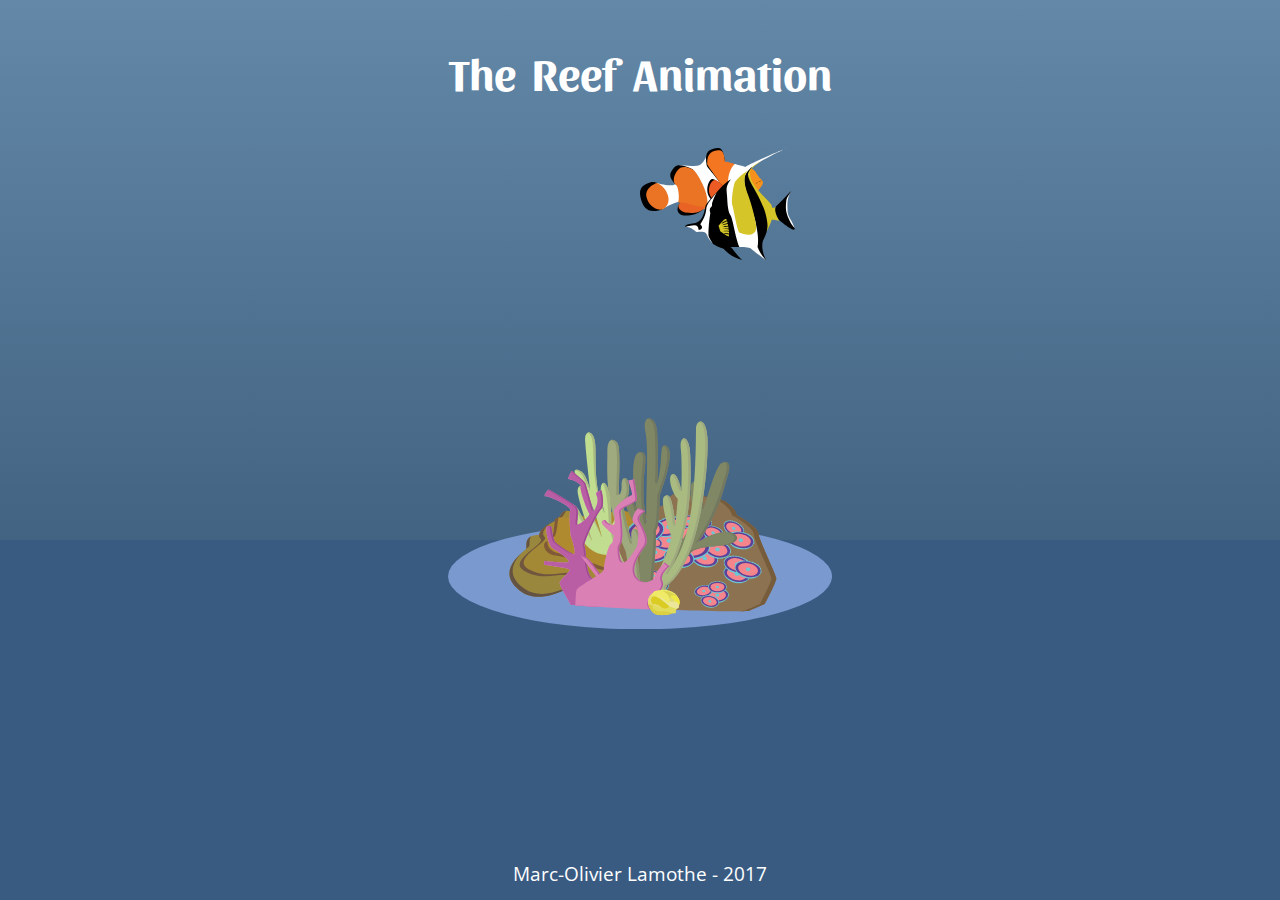
<file: index.html>
<!doctype html>

<html lang="en">
<head>
  <meta charset="utf-8">

  <title>Reef Animation</title>
  <meta name="description" content="The Reefer Cheat Sheet">
  <meta name="author" content="Marc-Olivier Lamothe">
  <meta name="viewport" content="width=device-width, initial-scale=1.0">
  <link rel="stylesheet" href="css/style.css">
  <link href="https://fonts.googleapis.com/css?family=Open+Sans:400,700|Sansita:400,700" rel="stylesheet">
</head>

<body id="bodyindex">

	<div id="wrapper">
		<header id="headerIndex">
		<h1>The Reef Animation</h1>
		<!--
		<a href="page/equipment.html" class="txtMenu">List of equipment</a>
		<a href="page/doanddonot.html" class="txtMenu">Do and Do not</a>
		<a href="page/history.html" class="txtMenu">History of Reefing in N-A</a>
		<a href="#" id="linkMenu" onclick="openNav()"><img src="img/menu.png" alt="icone menu" id="imgMenuAccueil"></a>

		<div id="menuMobile">
			<a href="#" onclick="closeNav()"><img src="img/escapeMenu.png" id="escapeMenu" alt="fermer menu"></a>

			<a href="#" class="aListMenu" id="firstItemMenuMobile" class="itemMenuMobile"><img src="img/home.png" alt="get back to home page"></a>
			<img src="img/lineMenu.png" alt="separation">

			<a href="page/equipment.html" class="aListMenu" class="itemMenuMobile">List of equipment</a>
			<img src="img/lineMenu.png" alt="separation">

			<a href="page/doanddonot.html" class="aListMenu" class="itemMenuMobile">Do and Do not</a>
			<img src="img/lineMenu.png" alt="separation">
			
			<a href="page/history.html" class="aListMenu" class="itemMenuMobile">History of Reefing in N-A</a>
			<img src="img/lineMenu.png" alt="separation">

		</div>
		-->
		</header>

		<div id="bubbles_left">
			<img src="img/bubble.svg" class="bubble1 bubble">
			<img src="img/bubble.svg" class="bubble2 bubble">
			<img src="img/bubble.svg" class="bubble3 bubble">
			<img src="img/bubble.svg" class="bubble4 bubble">
			<img src="img/bubble.svg" class="bubble5 bubble">
			<img src="img/bubble.svg" class="bubble6 bubble">
			<img src="img/bubble.svg" class="bubble7 bubble">
			<img src="img/bubble.svg" class="bubble8 bubble">
		</div>

		<div id="corals_mid">
			<img src="img/clownfish.svg" alt="clownfish illustration" id="imgClownfish" />
			<img src="img/corals.svg" alt="corals illustration" id="imgCorals" />
			<img src="img/angelfish.svg" alt="angelfish illustration" id="imgAngelfish" />
		</div>

		<div id="bubbles_right">
			<img src="img/bubble.svg" class="bubble9 bubble">
			<img src="img/bubble.svg" class="bubble10 bubble">
			<img src="img/bubble.svg" class="bubble11 bubble">
			<img src="img/bubble.svg" class="bubble12 bubble">
			<img src="img/bubble.svg" class="bubble13 bubble">
			<img src="img/bubble.svg" class="bubble14 bubble">
			<img src="img/bubble.svg" class="bubble15 bubble">
			<img src="img/bubble.svg" class="bubble16 bubble">
		</div>
		</div>
		<div id="bgBlueGround">
		</div>
		<footer>
			<p>Marc-Olivier Lamothe - 2017</p>
		</footer>










<script>
function openNav() {
    document.getElementById("menuMobile").style.left = "0";
}

function closeNav() {
    document.getElementById("menuMobile").style.left = "-300px";
}
</script>
     






</body>
</html>
</file>
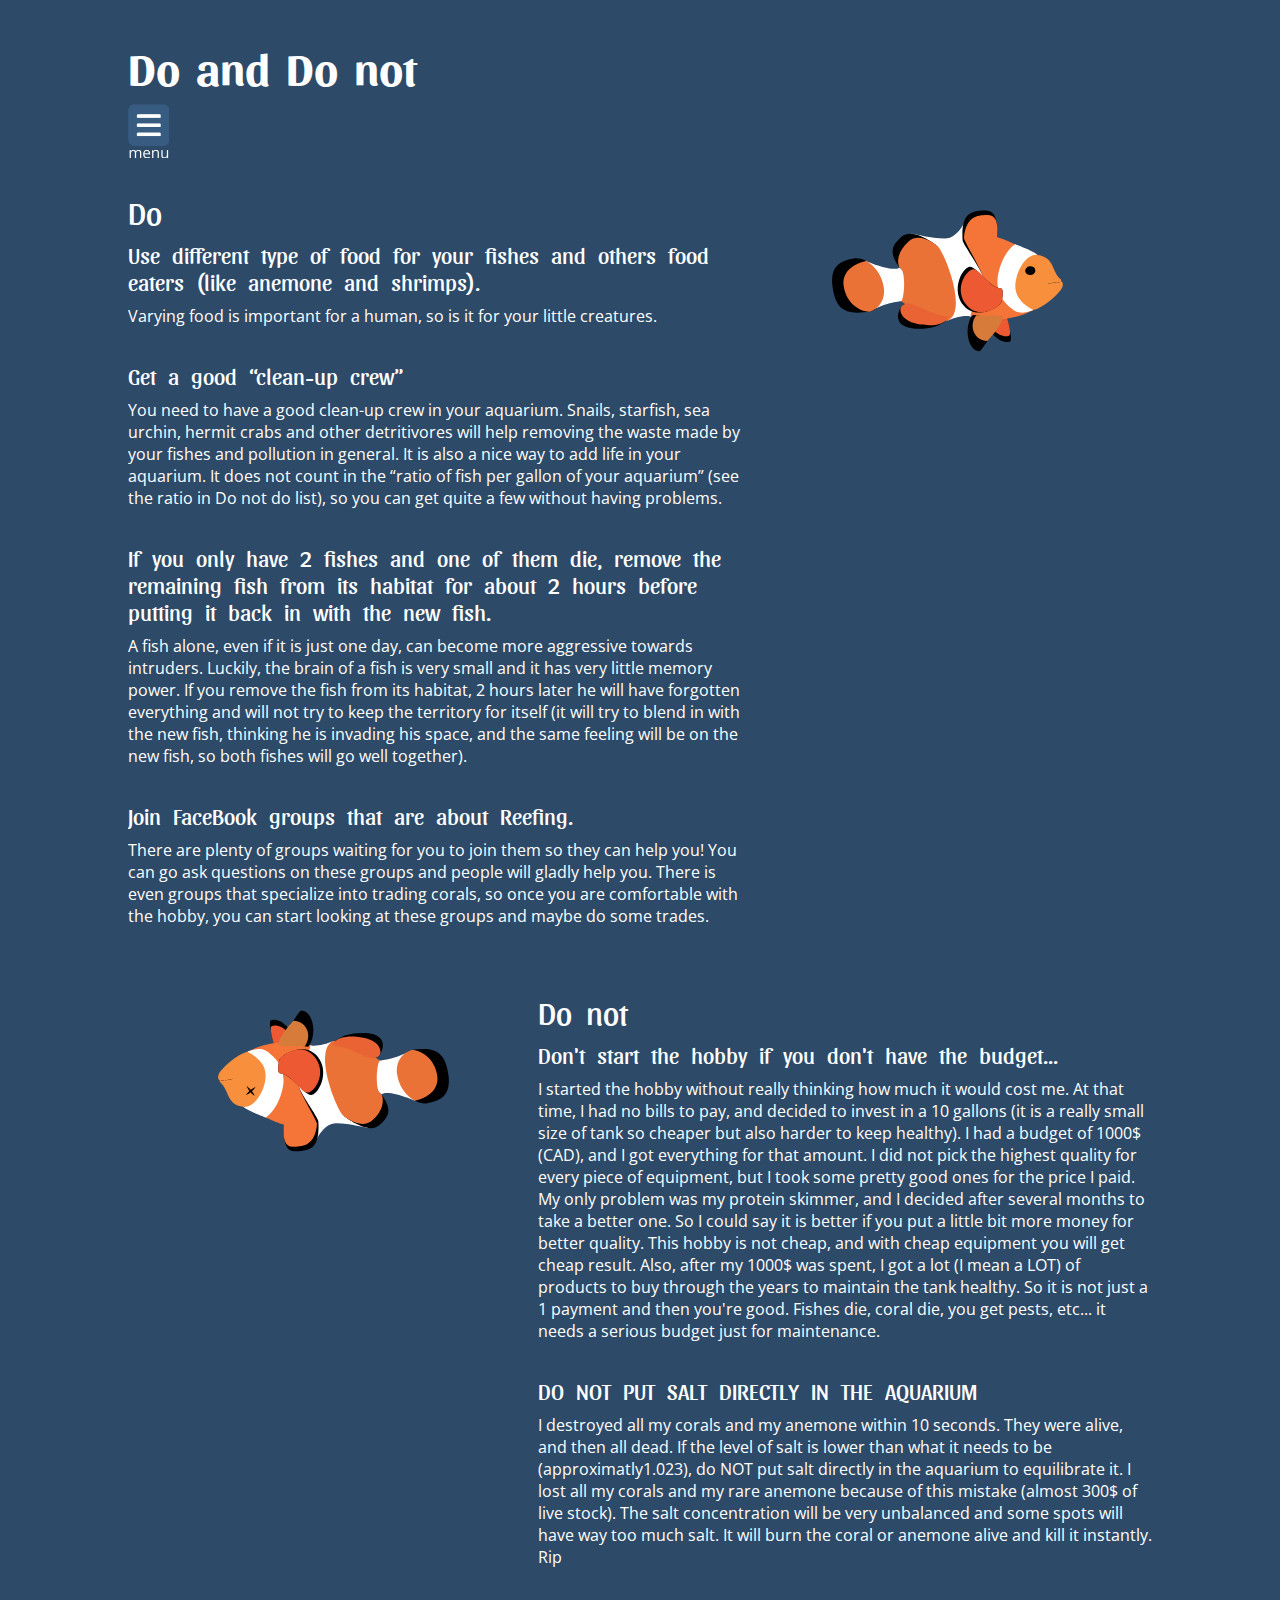
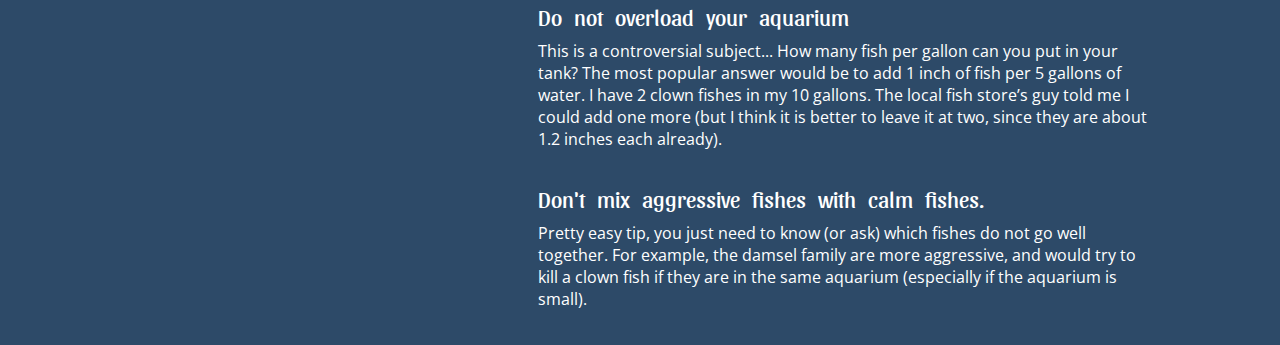
<file: page/doanddonot.html>
<!doctype html>

<html lang="en">
<head>
  <meta charset="utf-8">

  <title>The Reefer Cheat Sheet</title>
  <meta name="description" content="The Reefer Cheat Sheet">
  <meta name="author" content="Marc-Olivier Lamothe">
  <meta name="viewport" content="width=device-width, initial-scale=1.0">

  <link rel="stylesheet" href="../css/style.css">
  <link href="https://fonts.googleapis.com/css?family=Open+Sans:400,700|Sansita:400,700" rel="stylesheet">
</head>

<body>
	<div id="wrapperPage">
		<header class="headerPage">
		<h1>Do and Do not</h1>
		<a href="#" id="linkMenuPage" onclick="openNav()"><img src="../img/menu.png" alt="icone menu" id="imgMenuPage"></a>

		<div id="menuMobile">
		<a href="#" onclick="closeNav()"><img src="../img/escapeMenu.png" id="escapeMenu" alt="fermer menu"></a>

			<a href="../index.html" class="aListMenu" id="firstItemMenuMobile" class="itemMenuMobile"><img src="../img/home.png" alt="get back to home page"></a>
			<img src="../img/lineMenu.png" alt="separation">


			<a href="equipment.html" class="aListMenu" class="itemMenuMobile">List of equipment</a>
			<img src="../img/lineMenu.png" alt="separation">

			<a href="#" class="aListMenu" class="itemMenuMobile">Do and Do not</a>
			<img src="../img/lineMenu.png" alt="separation">
			
			<a href="history.html" class="aListMenu" class="itemMenuMobile">History of Reefing in N-A</a>
			<img src="../img/lineMenu.png" alt="separation">

		</div>
		</header>


		<main id="mainDoDoNot">

			<div id="divDo">
				<section id="sDo">
					<h2>Do</h2>

						<h3>Use different type of food for your fishes and others food eaters (like anemone and shrimps). </h3>
						<p>Varying food is important for a human, so is it for your little creatures.</p>

						<h3>Get a good “clean-up crew”</h3>
						<p>You need to have a good clean-up crew in your aquarium. Snails, starfish, sea urchin, hermit crabs and other detritivores will help removing the waste made by your fishes and pollution in general. It is also a nice way to add life in your aquarium. It does not count in the “ratio of fish per gallon of your aquarium” (see the ratio in Do not do list), so you can get quite a few without having problems.</p>

						<h3>If you only have 2 fishes and one of them die, remove the remaining fish from its habitat for about 2 hours before putting it back in with the new fish.</h3>
						<p>A fish alone, even if it is just one day, can become more aggressive towards intruders. Luckily, the brain of a fish is very small and it has very little memory power. If you remove the fish from its habitat, 2 hours later he will have forgotten everything and will not try to keep the territory for itself (it will try to blend in with the new fish, thinking he is invading his space, and the same feeling will be on the new fish, so both fishes will go well together).</p>

						<h3>Join FaceBook groups that are about Reefing.</h3>
						<p>There are plenty of groups waiting for you to join them so they can help you! You can go ask questions on these groups and people will gladly help you. There is even groups that specialize into trading corals, so once you are comfortable with the hobby, you can start looking at these groups and maybe do some trades.</p>

				</section>

			<aside id="asDo">
				<img src="../img/dofish.svg" class="dodonotfish" alt="healthy fish">
			</aside>

			</div>


			<div id="divDoNot">
				<section id="sDoNot">
					<h2>Do not</h2>

						<h3>Don't start the hobby if you don't have the budget...</h3>
						<p>I started the hobby without really thinking how much it would cost me. At that time, I had no bills to pay, and decided to invest in a 10 gallons (it is a really small size of tank so cheaper but also harder to keep healthy). I had a budget of 1000$ (CAD), and I got everything for that amount. I did not pick the highest quality for every piece of equipment, but I took some pretty good ones for the price I paid. My only problem was my protein skimmer, and I decided after several months to take a better one. So I could say it is better if you put a little bit more money for better quality. This hobby is not cheap, and with cheap equipment you will get cheap result. Also, after my 1000$ was spent, I got a lot (I mean a LOT) of products to buy through the years to maintain the tank healthy. So it is not just a 1 payment and then you're good. Fishes die, coral die, you get pests, etc... it needs a serious budget just for maintenance. </p>

						<h3>DO NOT PUT SALT DIRECTLY IN THE AQUARIUM</h3>
						<p>I destroyed all my corals and my anemone within 10 seconds. They were alive, and then all dead. If the level of salt is lower than what it needs to be (approximatly1.023), do NOT put salt directly in the aquarium to equilibrate it. I lost all my corals and my rare anemone because of this mistake (almost 300$ of live stock). The salt concentration will be very unbalanced and some spots will have way too much salt. It will burn the coral or anemone alive and kill it instantly. Rip</p>

						<h3>Do not overload your aquarium</h3>
						<p>This is a controversial subject... How many fish per gallon can you put in your tank? The most popular answer would be to add 1 inch of fish per 5 gallons of water. I have 2 clown fishes in my 10 gallons. The local fish store’s guy told me I could add one more (but I think it is better to leave it at two, since they are about 1.2 inches each already).</p>

						<h3>Don't mix aggressive fishes with calm fishes.</h3>
						<p>Pretty easy tip, you just need to know (or ask) which fishes do not go well together. For example, the damsel family are more aggressive, and would try to kill a clown fish if they are in the same aquarium (especially if the aquarium is small). </p>

				</section>

				<aside id="asDoNot">
					<img src="../img/donotfish.svg" class="dodonotfish" alt="dead fish">
				</aside>
			</div>
		</main>







<script>
function openNav() {
    document.getElementById("menuMobile").style.left = "0";
}

function closeNav() {
    document.getElementById("menuMobile").style.left = "-300px";
}
</script>
     






</body>
</html>
</file>
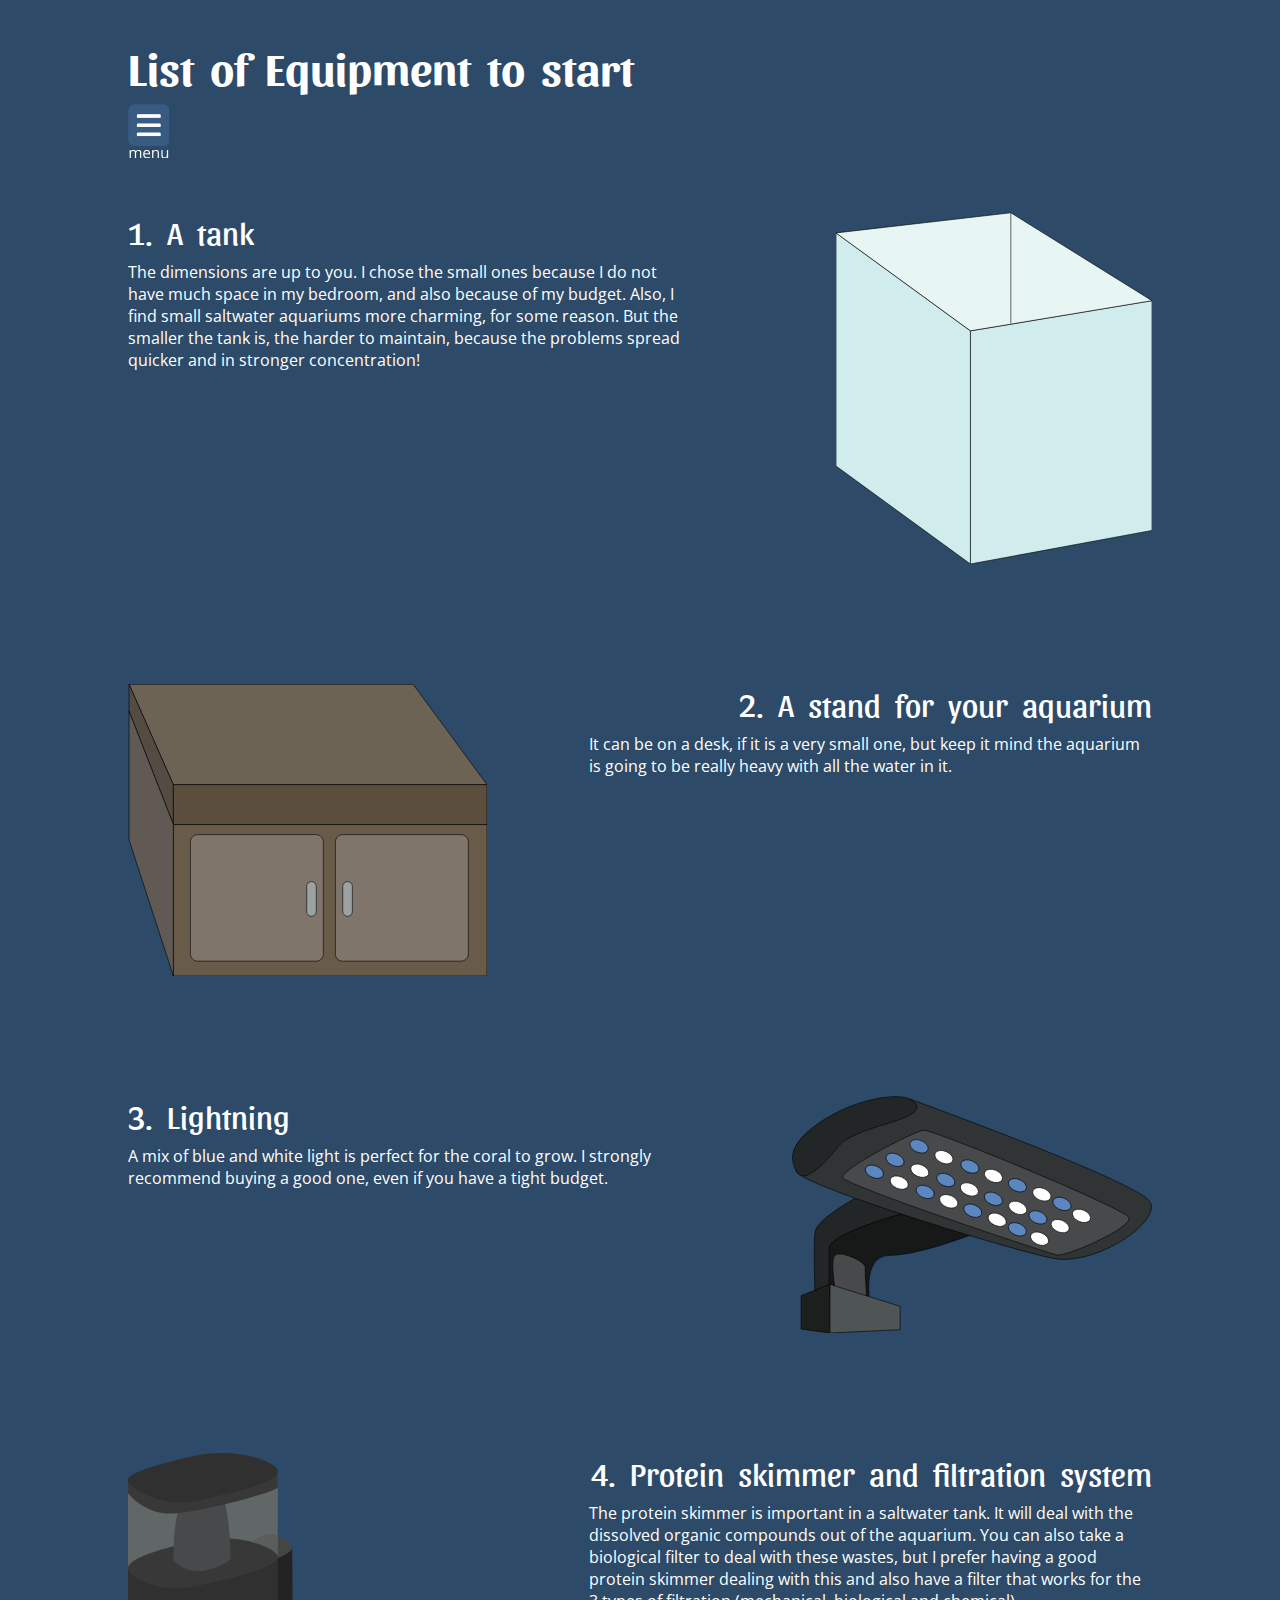
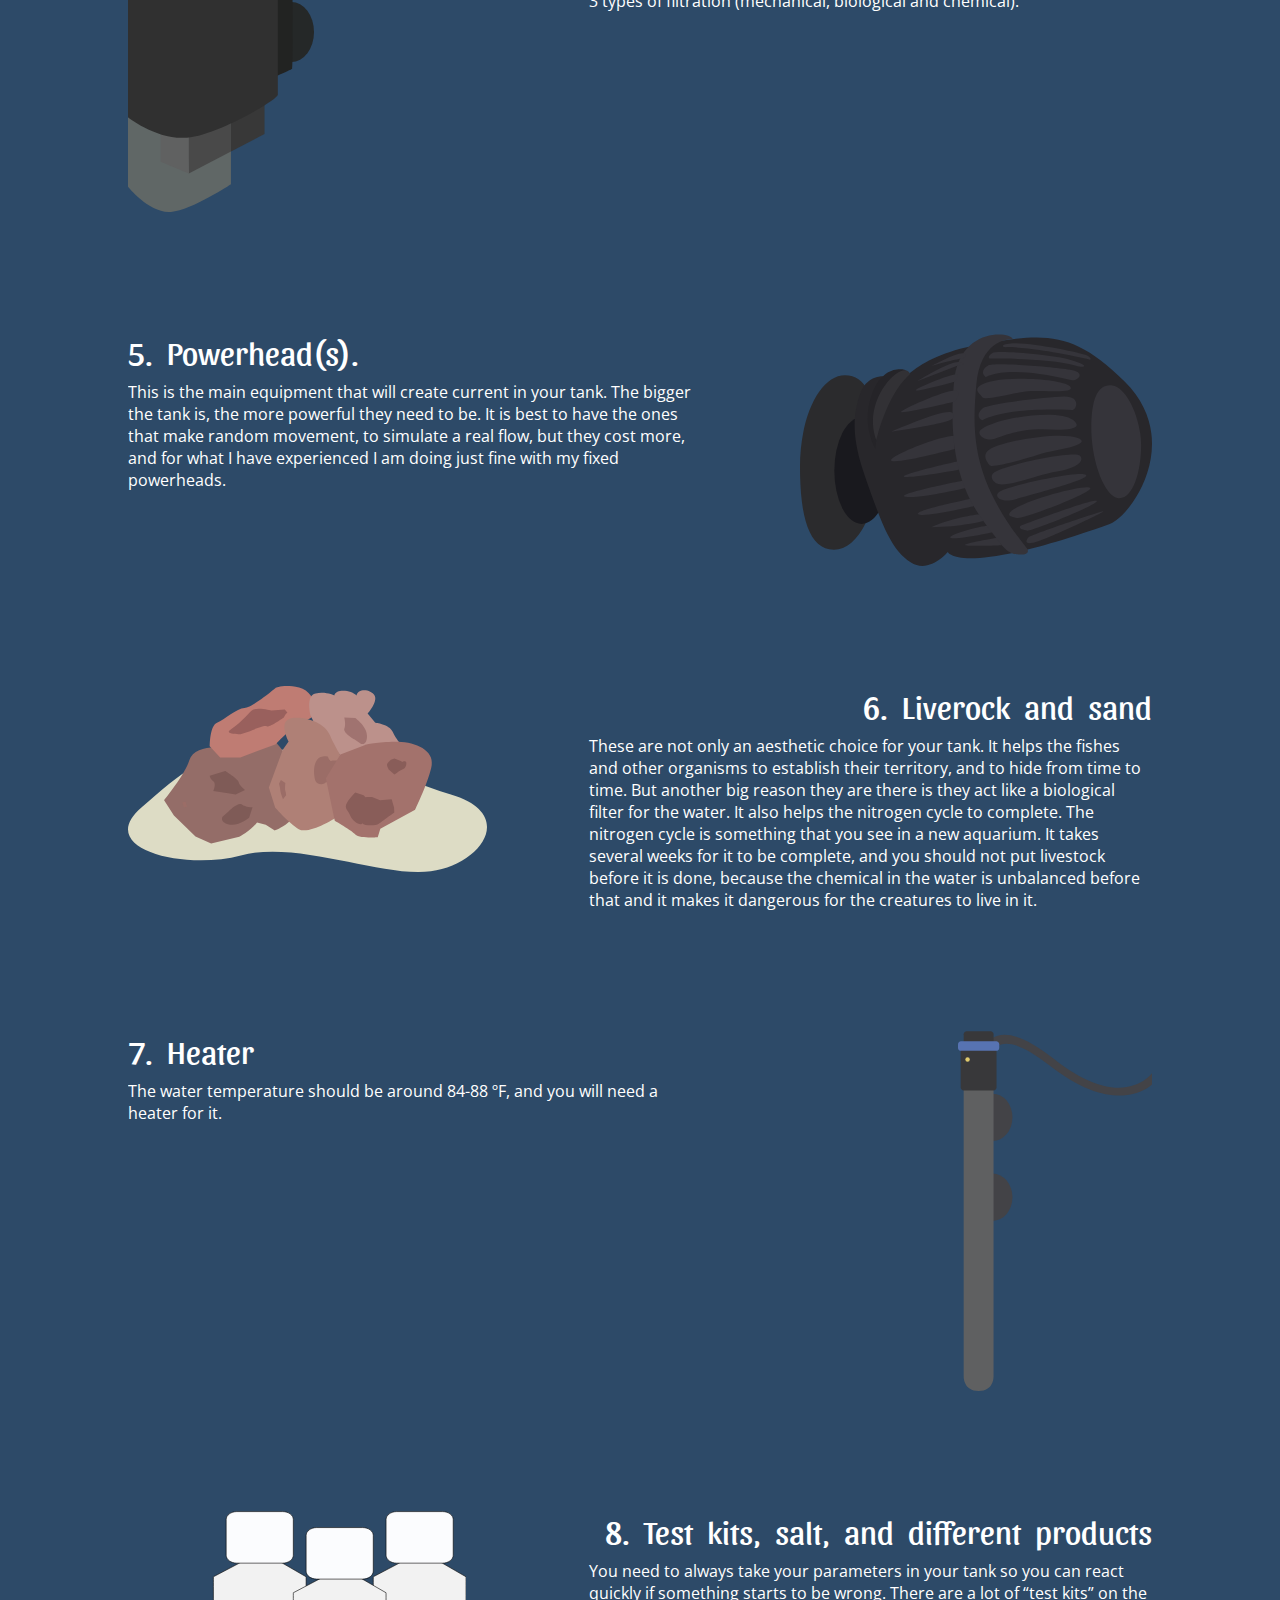
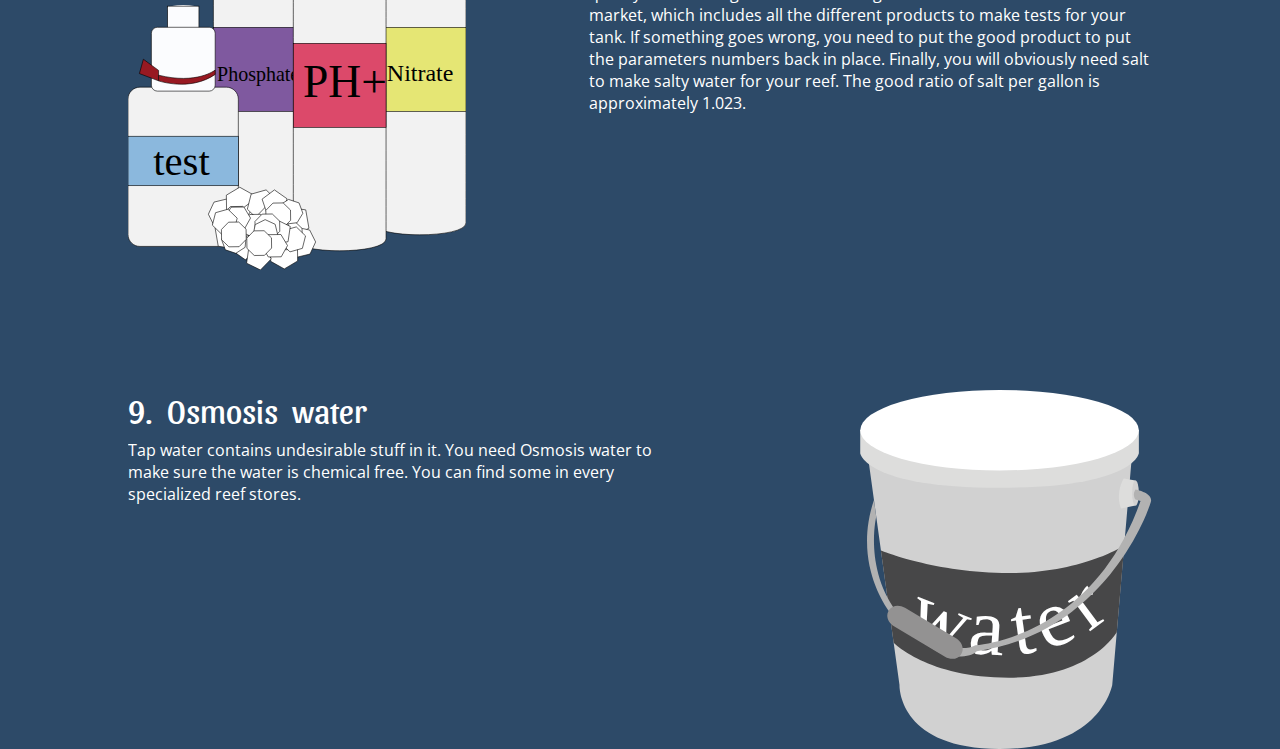
<file: page/equipment.html>
<!doctype html>

<html lang="en">
<head>
  <meta charset="utf-8">

  <title>The Reefer Cheat Sheet</title>
  <meta name="description" content="The Reefer Cheat Sheet">
  <meta name="author" content="Marc-Olivier Lamothe">
  <meta name="viewport" content="width=device-width, initial-scale=1.0">

  <link rel="stylesheet" href="../css/style.css">
  <link href="https://fonts.googleapis.com/css?family=Open+Sans:400,700|Sansita:400,700" rel="stylesheet">
</head>

<body>
	<div id="wrapperPage">
		<header class="headerPage">
		<h1>List of Equipment to start</h1>
		<a href="#" id="linkMenuPage" onclick="openNav()"><img src="../img/menu.png" alt="icone menu" id="imgMenuPage"></a>


		<div id="menuMobile">
		<a href="#" onclick="closeNav()"><img src="../img/escapeMenu.png" id="escapeMenu" alt="fermer menu"></a>

			<a href="../index.html" class="aListMenu" id="firstItemMenuMobile" class="itemMenuMobile"><img src="../img/home.png" alt="get back to home page"></a>
			<img src="../img/lineMenu.png" alt="separation">

			<a href="#" class="aListMenu" class="itemMenuMobile">List of equipment</a>
			<img src="../img/lineMenu.png" alt="separation">

			<a href="doanddonot.html" class="aListMenu" class="itemMenuMobile">Do and Do not</a>
			<img src="../img/lineMenu.png" alt="separation">
			
			<a href="history.html" class="aListMenu" class="itemMenuMobile">History of Reefing in N-A</a>
			<img src="../img/lineMenu.png" alt="separation">

		</div>
		</header>


		<main id="mainEquipment">
			<div>
				<h2 class="h2Left">1. A tank</h2>
				<img src="../img/equipment1.svg" class="imgRight" alt="tank illustration">
				<p class="pLeft">The dimensions are up to you. I chose the small ones because I do not have much space in my bedroom, and also because of my budget. Also, I find small saltwater aquariums more charming, for some reason. But the smaller the tank is, the harder to maintain, because the problems spread quicker and in stronger concentration!</p>
			</div>
			<div>
				<h2 class="h2Right">2. A stand for your aquarium</h2>
				<img src="../img/equipment2.svg" class="imgLeft" alt="stand illustration">
				<p class="pRight">It can be on a desk, if it is a very small one, but keep it mind the aquarium is going to be really heavy with all the water in it.</p>
			</div>
			<div>
				<h2 class="h2Left">3. Lightning</h2>
				<img src="../img/equipment3.svg" class="imgRight" alt="light illustration">
				<p class="pLeft">A mix of blue and white light is perfect for the coral to grow. I strongly recommend buying a good one, even if you have a tight budget.</p>
			</div>
			<div>
				<h2 class="h2Right">4. Protein skimmer and filtration system</h2>
				<img src="../img/equipment4.svg" class="imgLeft" alt="tank illustration">
				<p class="pRight">The protein skimmer is important in a saltwater tank. It will deal with the dissolved organic compounds out of the aquarium. You can also take a biological filter to deal with these wastes, but I prefer having a good protein skimmer dealing with this and also have a filter that works for the 3 types of filtration (mechanical, biological and chemical).</p>
			</div>
			<div>
				<h2 class="h2Left">5. Powerhead(s). </h2>
				<img src="../img/equipment5.svg" class="imgRight" alt="tank illustration">
				<p class="pLeft">This is the main equipment that will create current in your tank. The bigger the tank is, the more powerful they need to be. It is best to have the ones that make random movement, to simulate a real flow, but they cost more, and for what I have experienced I am doing just fine with my fixed powerheads.</p>
			</div>
			<div>
				<h2 class="h2Right">6. Liverock and sand</h2>
				<img src="../img/equipment6.svg" class="imgLeft" alt="tank illustration">
				<p class="pRight">These are not only an aesthetic choice for your tank. It helps the fishes and other organisms to establish their territory, and to hide from time to time. But another big reason they are there is they act like a biological filter for the water. It also helps the nitrogen cycle to complete. The nitrogen cycle is something that you see in a new aquarium. It takes several weeks for it to be complete, and you should not put livestock before it is done, because the chemical in the water is unbalanced before that and it makes it dangerous for the creatures to live in it.</p>
			</div>
			<div>
				<h2 class="h2Left">7. Heater</h2>
				<img src="../img/equipment7.svg" class="imgRight" alt="tank illustration">
				<p class="pLeft">The water temperature should be around 84-88 ºF, and you will need a heater for it.</p>
			</div>
			<div>
				<h2 class="h2Right">8. Test kits, salt, and different products</h2>
				<img src="../img/equipment8.svg" class="imgLeft" alt="tank illustration">
				<p class="pRight">You need to always take your parameters in your tank so you can react quickly if something starts to be wrong. There are a lot of  “test kits” on the market, which includes all the different products to make tests for your tank. If something goes wrong, you need to put the good product to put the parameters numbers back in place. Finally, you will obviously need salt to make salty water for your reef. The good ratio of salt per gallon is approximately 1.023. </p>
			</div>
			<div>
				<h2 class="h2Left">9. Osmosis water</h2>
				<img src="../img/equipment9.svg" class="imgRight" alt="tank illustration">
				<p class="pLeft">Tap water contains undesirable stuff in it. You need Osmosis water to make sure the water is chemical free. You can find some in every specialized reef stores. </p>
			</div>
		</main>







<script>
function openNav() {
    document.getElementById("menuMobile").style.left = "0";
}

function closeNav() {
    document.getElementById("menuMobile").style.left = "-300px";
}
</script>
     






</body>
</html>
</file>
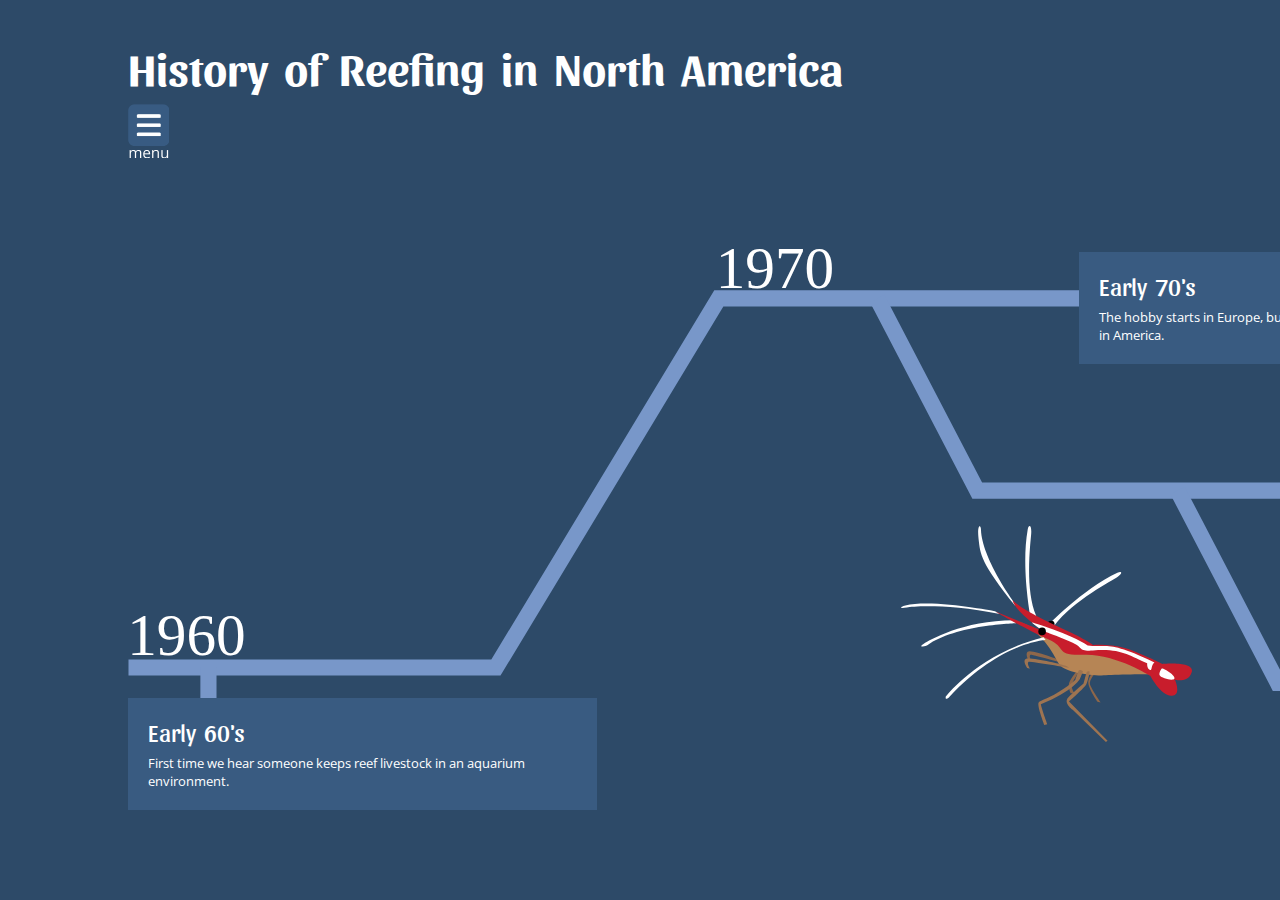
<file: page/history.html>
<!doctype html>

<html lang="en">
<head>
  <meta charset="utf-8">

  <title>The Reefer Cheat Sheet</title>
  <meta name="description" content="The Reefer Cheat Sheet">
  <meta name="author" content="Marc-Olivier Lamothe">
  <meta name="viewport" content="width=device-width, initial-scale=1.0">

  <link rel="stylesheet" href="../css/style.css">
  <link href="https://fonts.googleapis.com/css?family=Open+Sans:400,700|Sansita:400,700" rel="stylesheet">
</head>

<body>
	<div id="wrapperHistory">
		<header class="headerPage">
		<h1>History of Reefing in North America</h1>
		<a href="#" id="linkMenuPage" onclick="openNav()"><img src="../img/menu.png" alt="icone menu" id="imgMenuPage"></a>

		<div id="menuMobile">
		<a href="#" onclick="closeNav()"><img src="../img/escapeMenu.png" id="escapeMenu" alt="fermer menu"></a>

			<a href="../index.html" class="aListMenu" id="firstItemMenuMobile" class="itemMenuMobile"><img src="../img/home.png" alt="get back to home page"></a>
			<img src="../img/lineMenu.png" alt="separation">

			<a href="equipment.html" class="aListMenu" class="itemMenuMobile">List of equipment</a>
			<img src="../img/lineMenu.png" alt="separation">

			<a href="doanddonot.html" class="aListMenu" class="itemMenuMobile">Do and Do not</a>
			<img src="../img/lineMenu.png" alt="separation">
			
			<a href="#" class="aListMenu" class="itemMenuMobile">History of Reefing in N-A</a>
			<img src="../img/lineMenu.png" alt="separation">

		</div>

		</header>
		
		<section id="sHistory">
			<img src="../img/history_reef.svg" alt="timeline of the history of reef in North America" id="timeline_img" />

			<img src="../img/shrimp.svg" id="imghistory1" class="imghistory" alt="shrimp">
			<img src="../img/starfish.svg" id="imghistory2" class="imghistory" alt="star fish">
			<img src="../img/bluetang.svg" id="imghistory3" class="imghistory" alt="blue tang">
			<img src="../img/jellyfish.svg" id="imghistory4" class="imghistory" alt="jelly fish">
			<img src="../img/seaurchin.svg" id="imghistory5" class="imghistory" alt="sea urchin">
			<img src="../img/yellowcoral.svg" id="imghistory6" class="imghistory" alt="yellowcoral">

			<article id="article1">
				<h2>Early 60's</h2>
				<p>First time we hear someone keeps reef livestock in an aquarium environment.</p>
			</article>


			<article id="article2">
				<h2>Early 70's</h2>
				<p>The hobby starts in Europe, but it is not yet here in America.</p>
			</article>


			<article id="article3">
				<h2>1978</h2>
				<p>the first magazine about the hobby in North America is published.</p>
			</article>


			<article id="article4">
				<h2>Mid 80's</h2>
				<p>The hobby is well developed in Europe. Germany is a leader in term of technologies for reef aquariums, but these technologies and the knowledge does not make its way to North America yet.</p>
			</article>


			<article id="article5">
				<h2>Late 80's</h2>
				<p>The hobby starts to be more developed. This period brings Protein Skimmer in North America, an important piece of equipment to keep the aquarium clean. The biggest problem at this time was the lighting.</p>
			</article>


			<article id="article6">
				<h2>1989</h2>
				<p>In 1989, Alf Nilsen writes a series of texts for North America about reef keeping. His texts explain a lot of stuff; stuff that was totally unknown by the lobbyists, or stuff that confirms certain things people were already doing.</p>
			</article>


			<article id="article7">
				<h2>1992</h2>
				<p>People want to ban the hobby, because the corals are taken from the ocean and die quickly in the aquariums. We also learn that we can “frag” corals, meaning we can split a big coral into smaller corals. A series of books also explain how to keep corals healthy.</p>
			</article>


			<article id="article8">
				<h2>Mid 90's</h2>
				<p>People learn it is possible to have fishes in a reef tank. Before that, people were afraid that putting multiple fishes in the tank would make too much waste and poison the water, killing the corals.</p>
			</article>


			<article id="article9">
				<h2>1996</h2>
				<p>Super Glue arrives. It makes the process of fragging corals way easier than the old technique (with rubber bands), and also better aesthetically.</p>
			</article>


			<article id="article10">
				<h2>Also 1996</h2>
				<p>Blue light arrives. It helps for the coral to grow, but we also learns that we can feed the corals. This is a big revelation, because now we can get a small piece of coral and make it really big in not much time (with feeding and good lighting).</p>
			</article>


			<article id="article11">
				<h2>Early 2000's</h2>
				<p>
					<ul>
						<li id="firstLiHistory">Internet starts to be useful for hobbyists all around the world. There is not a lot of information although, but it is expanding fast.</li>

     					<li>There is a new type of tank in the hobby: the  nano tank. Instead of trying to get an aquarium as huge as possible, people ask themselves if they could have small tanks. But they see pretty quickly that the small tanks are harder to maintain healthy, because the parameters changes faster if there is a problem.</li>
     				</ul>
     			</p>
			</article>


			<article id="article12">
				<h2>2002</h2>
				<p>A company start aqua culturing in a big scale for corals in the US. This means they grow corals in farms instead of taking them from the reefs. Also, the European equipment arrives in North-America. </p>
			</article>


			<article id="article13">
				<h2>2003</h2>
				<p>Countries that has corals reefs like Indonesia start growing corals and export it in Europe and North-America. We know we can make a big colony of corals with just a small piece, so people are willing to pay for small fragment of coral. Internet also brings a way to buy corals online, so the companies can be anywhere in the world and sell their goods to Europe and North-America.</p>
			</article>


			<article id="article14">
				<h2>2004</h2>
				<p>It was hard to keep corals alive since this period, because of the lack of equipment and knowledge. But now that we can maintain parameters right, the corals live longer, and it brings something new: pests. It is another challenge that will take several years before the main ones are documented with some solutions for the biggest problems.</p>
			</article>


			<article id="article15">
				<h2>2015</h2>
				<p>2015 is the year I joined the hobby. 2 years later, I had some problems with my tank, but it is still running and I do everything I can to make it a nice environment for my fishes, my shrimp, my snails, my starfishes and my sea urchin.</p>
			</article>



		</section>
		<span></span>
		</div>



<script>
function openNav() {
    document.getElementById("menuMobile").style.left = "0";
}

function closeNav() {
    document.getElementById("menuMobile").style.left = "-300px";
}
</script>


</body>
</html>
</file>
<file: css/style.css>
@import url('https://fonts.googleapis.com/css?family=Open+Sans:400,700|Sansita:400,700');


/* reset */
*{
	margin:0;
	padding:0;
	box-sizing: border-box;
}

body{
	background-color: #2D4A68;
}

#bodyindex{
	background: linear-gradient(#6388A8, #2D4A68);
}

body, html{
	height:100%;
}

footer{
	z-index:200;
	text-align:center;
	color:white;
	font-family: 'Open Sans', sans-serif;
	font-weight: 400;
	font-size:1.2em;
	background-color: #395B82;
	margin-top:-40px;
}

h1{
	color:white;
	font-family: 'Sansita', sans-serif;
	font-weight:700;
	font-size:2.8em;
	padding-bottom:10px;
	word-spacing: 8px;
}

h2{
	color:white;
	font-family: 'Sansita', sans-serif;
	font-weight:400;
	font-size:2em;
	word-spacing: 8px;
	padding-bottom:10px;
}

h3{
	color:white;
	font-family: 'Sansita', sans-serif;
	font-weight:400;
	font-size:1.4em;
	word-spacing: 8px;
	padding-bottom:5px;

}

header{
	cursor: default;
	z-index: 999;
}


#imgMenuAccueil{
	display:none;
	position:relative;
	z-index:999;
}

header .txtMenu{
	color: #AEBFCC;
	font-family: 'Open Sans', sans-serif;
	font-weight: 400;
	font-size: 1em;
	text-decoration: none;
}

header .txtMenu:hover{
	-webkit-transition: color 500ms ease;
	-moz-transition: color 500ms ease;
	-ms-transition: color 500ms ease;
	-o-transition: color 500ms ease;
	transition: color 500ms ease;
	color: white;
}

header .txtMenu:active{
	-webkit-transition: color 0ms ease;
	-moz-transition: color 0ms ease;
	-ms-transition: color 0ms ease;
	-o-transition: color 0ms ease;
	transition: color 0ms ease;
	color:#3E5C75;
}

p, li{
	font-family: 'Open Sans', sans-serif;
}

nav{
	margin:auto;
}

/* ID */

/* INDEX PAGE */

#headerIndex{
	text-align: center;
	height:12%;
}

#headerIndex a{
	padding:10px;
	margin:10px;
}

#wrapper{
	max-width: 1920px;
	height:100%;
	padding-top:45px;
	margin:auto;
	overflow:hidden;
	z-index:1;
}

#linkMenu{
	display:none;
	overflow:auto;
}

#menuMobile{
	z-index: 1000;
	width:300px;
	height:100%;
	position:absolute;
	left:0;
	top:0;
	text-align:center;
	background-color: #395B82;
	border: 3px solid white;
	position: absolute;
	left:-300px;
	-webkit-transition: left 0.3s; /* Safari */
    transition: left 0.3s;
}



.aListMenu{
	color:white;
	text-decoration: none;
	font-family: 'Open Sans', sans-serif;
	font-size: 0.9em;
	padding: 30px;
	margin: 0 30px;
	display:block;
}

#escapeMenu{
	float:left;
	margin-left:20px;
	margin-top: 20px;
	zoom:85%;
}

#firstItemMenuMobile{
	clear:both;
	zoom:40%;
	margin-top:100px !important;
}


#corals_mid{
	width:60%;
	float:left;
	height:88%;
	text-align: center;
	position:relative;
	z-index: -1;
}
#imgCorals{
	max-width:85%;
	max-height:85%;
	position:absolute;
	top:50%;
	left:50%;
	transform: translate(-50%, -50%);
	z-index: 11;
}

#imgClownfish{
	max-width: 16%;
	position: absolute;
	z-index: 10;
}

#imgAngelfish{
	max-width: 26%;
	position: absolute;
	z-index: 12;
}



/* ANIMATION CLOWNFISH */
#imgClownfish{
	-webkit-animation-name: clownfish_move;
	-webkit-animation-duration: 5.1s;
	-webkit-animation-iteration-count: infinite;
	animation-name: clownfish_move;
	animation-duration: 5.1s;
	animation-iteration-count: infinite;
}


@-webkit-keyframes clownfish_move{
  from {
	  right:65%;
	  top: 28%;
	  -moz-transform: scaleX(1);
    -o-transform: scaleX(1);
    -webkit-transform: scaleX(1);
    transform: scaleX(1);
  }
	20%{
		top:30%;
	}
	35%{
		top:28%;
	}
	
	47%{
	  -moz-transform: scaleX(1);
      -o-transform: scaleX(1);
      -webkit-transform: scaleX(1);
      transform: scaleX(1);
	}
	
  50% {
	  right: 35%;
	  -moz-transform: scaleX(-1);
      -o-transform: scaleX(-1);
      -webkit-transform: scaleX(-1);
      transform: scaleX(-1);
  }
	70%{
		top:30%;
	}
	97%{
	  -moz-transform: scaleX(-1);
      -o-transform: scaleX(-1);
      -webkit-transform: scaleX(-1);
      transform: scaleX(-1);
	}
  to {
	  right:65%;
	  top:28%;
	-moz-transform: scaleX(1);
    -o-transform: scaleX(1);
    -webkit-transform: scaleX(1);
    transform: scaleX(1);
  }
}


/* ANIMATION ANGELFISH */

#imgAngelfish{
	-webkit-animation-name: angelfish_move;
	-webkit-animation-duration: 6.3s;
	-webkit-animation-iteration-count: infinite;
	animation-name: angelfish_move;
	animation-duration: 6.3s;
	animation-iteration-count: infinite;
}


@-webkit-keyframes angelfish_move{
  from {
	  right:10%;
	  top: 40%;
	  -moz-transform: scaleX(1);
    -o-transform: scaleX(1);
    -webkit-transform: scaleX(1);
    transform: scaleX(1);
  }
	20%{
		top:38%;
	}
	35%{
		top:40%;
	}
	
	47%{
	  -moz-transform: scaleX(1);
      -o-transform: scaleX(1);
      -webkit-transform: scaleX(1);
      transform: scaleX(1);
	}
	
  50% {
	  right: 40%;
	  -moz-transform: scaleX(-1);
      -o-transform: scaleX(-1);
      -webkit-transform: scaleX(-1);
      transform: scaleX(-1);
  }
	70%{
		top:38%;
	}
	97%{
	  -moz-transform: scaleX(-1);
      -o-transform: scaleX(-1);
      -webkit-transform: scaleX(-1);
      transform: scaleX(-1);
	}
  to {
	  right:10%;
	  top:40%;
	-moz-transform: scaleX(1);
    -o-transform: scaleX(1);
    -webkit-transform: scaleX(1);
    transform: scaleX(1);
  }
}


/* BUBBLES */

#bubbles_left{
	width:15%;
	margin-left:5%;
	float:left;
	text-align:center;
	height:84%;
	z-index: 14;
	position: relative;
}

#bubbles_right{
	width:15%;
	float:left;
	margin-right:5%;
	text-align:center;
	height:84%;
	z-index: 15;
	position: relative;
}



.bubble{
	position: absolute;
	display: block;
	-webkit-animation-name: bubbleFloat;
	-webkit-animation-duration: 5s;
	-webkit-animation-iteration-count: infinite;
	animation-name: bubbleFloat;
	animation-duration: 5s;
	animation-iteration-count: infinite;
}

/* BUBBLES LEFT */

.bubble1{
	width: 30px;
	height: 30px;
	left:80%;
	animation-delay: 2.5s;
	opacity:0;
}
.bubble2{
	width: 50px;
	height: 50px;
	left:5%;
	opacity:0;
}

.bubble3{
	width: 45px;
	height: 45px;
	left:25%;
	animation-delay: -2.5s;
	opacity:0;
}

.bubble4{
	width: 60px;
	height: 60px;
	left:0;
	animation-delay: 3.5s;
	opacity:0;
}


.bubble5{
	width: 30px;
	height: 30px;
	left:60%;
	animation-delay: 5.5s;
	opacity:0;
}
.bubble6{
	width: 25px;
	height: 25px;
	left:0;
	animation-delay: -0.8s;
	opacity:0;
}

.bubble7{
	width: 65px;
	height: 65px;
	left:80%;
	animation-delay: 6s;
	opacity:0;
}

.bubble8{
	width: 55px;
	height: 55px;
	left:40%;
	animation-delay: -4s;
	opacity:0;
}

/* BUBBLES RIGHT */

.bubble9{
	width: 30px;
	height: 30px;
	right:50%;
	animation-delay: -1.9s;
	opacity:0;
}

.bubble10{
	width: 60px;
	height: 60px;
	right:85%;
	opacity:0;
}

.bubble11{
	width: 30px;
	height: 30px;
	right:15%;
	animation-delay: -2.5s;
	opacity:0;
}

.bubble12{
	width: 50px;
	height: 50px;
	right:60%;
	animation-delay: 3.5s;
	opacity:0;
}


.bubble13{
	width: 20px;
	height: 20px;
	right:40%;
	animation-delay: 7s;
	opacity:0;
}
.bubble14{
	width: 45px;
	height: 45px;
	right:20%;
	animation-delay: -1s;
	opacity:0;
}

.bubble15{
	width: 65px;
	height: 65px;
	right:30%;
	animation-delay: -2.4s;
	opacity:0;
}

.bubble16{
	width: 55px;
	height: 55px;
	right:40%;
	animation-delay: 6s;
	opacity:0;
}






@-webkit-keyframes bubbleFloat{
  from {
    bottom: 110px; -webkit-transform: scale(.3); opacity: 0; -webkit-animation-timing-function: ease-in-out;
  }
  1% {
    bottom: 110px; -webkit-transform: scale(.3); opacity: 0; -webkit-animation-timing-function: ease-in-out;
  }
  30% {
    -webkit-transform: scale(.8); opacity: 1; -webkit-animation-timing-function: ease-in-out;
  }
  95% {
    bottom: 545px; -webkit-transform: scale(.3); opacity: 1; -webkit-animation-timing-function: ease-in-out;
  }
  99% {
  bottom: 550px; -webkit-transform: scale(3); opacity: 0; -webkit-animation-timing-function: ease-in-out;
  }
  to {
    bottom: 110px; -webkit-transform: scale(.9); opacity: 0; -webkit-animation-timing-function: ease-in-out;
  }
}


#bgBlueGround{
	height:40%;
	width: 100%;
	z-index:-2;
	position: absolute;
	bottom:0;
	background-color: #395B82;
}






/* PAGE HISTORY */

#wrapperHistory{
    overflow-y: hidden;
}

.headerPage{
	z-index:50;
	height: 10%;
	margin-left:40px;
	margin-top: 40px;
}


#iconeMenu{
	zoom:65%;
}

#sHistory{
	height: 80%;
	position: absolute;
	top:20%;
	left:0;
	padding: 50px 10%;
	z-index:-1;
}

#timeline_img{
	height:100%;
	z-index:-1;
}

.imghistory{
	z-index:-2;
	position:absolute;
}


#imghistory1{
	zoom:50%;
	top:48%;
	left:9.6%;
	-webkit-animation-name: imghistory1move;
	-webkit-animation-duration: 7s;
	-webkit-animation-iteration-count: infinite;
	animation-name: imghistory1move;
	animation-duration: 7s;
	animation-iteration-count: infinite;
}


@-webkit-keyframes imghistory1move{
  from {
	  left:9.6%;
	  top: 48%;
	  -moz-transform: scaleX(1);
    -o-transform: scaleX(1);
    -webkit-transform: scaleX(1);
    transform: scaleX(1);
  }
	20%{
		top:50%;
	}
	35%{
		top:48%;
	}
	
	47%{
	  -moz-transform: scaleX(1);
      -o-transform: scaleX(1);
      -webkit-transform: scaleX(1);
      transform: scaleX(1);
	}
	
  50% {
	  left: 6%;
	  -moz-transform: scaleX(-1);
      -o-transform: scaleX(-1);
      -webkit-transform: scaleX(-1);
      transform: scaleX(-1);
  }
	70%{
		top:50%;
	}
	97%{
	  -moz-transform: scaleX(-1);
      -o-transform: scaleX(-1);
      -webkit-transform: scaleX(-1);
      transform: scaleX(-1);
	}
  to {
	  left:9.6%;
	  top:48%;
	-moz-transform: scaleX(1);
    -o-transform: scaleX(1);
    -webkit-transform: scaleX(1);
    transform: scaleX(1);
  }
}

#imghistory2{
	zoom:40%;
	top:5%;
	left:21%;
	-webkit-animation-name: imghistory2move;
	-webkit-animation-duration: 4.2s;
	-webkit-animation-iteration-count: infinite;
	animation-name: imghistory2move;
	animation-duration: 4.2s;
	animation-iteration-count: infinite;
}

@-webkit-keyframes imghistory2move{
  from {
	  top:4%;
  }
	
  50% {
	  top:8%;
  }
  to {
	  top:4%;
  }
}

#imghistory3{
	zoom:40%;
	top:63%;
	left:31.3%;
	-webkit-animation-name: imghistory3move;
	-webkit-animation-duration: 7.8s;
	-webkit-animation-iteration-count: infinite;
	animation-name: imghistory3move;
	animation-duration: 7.8s;
	animation-iteration-count: infinite;
}

@-webkit-keyframes imghistory3move{
  from {
	  left:31.3%;
	  top: 63%;
	  -moz-transform: scaleX(1);
    -o-transform: scaleX(1);
    -webkit-transform: scaleX(1);
    transform: scaleX(1);
  }
	20%{
		top:61%;
	}
	35%{
		top:63%;
	}
	
	47%{
	  -moz-transform: scaleX(1);
      -o-transform: scaleX(1);
      -webkit-transform: scaleX(1);
      transform: scaleX(1);
	}
	
  50% {
	  left: 36.5%;
	  -moz-transform: scaleX(-1);
      -o-transform: scaleX(-1);
      -webkit-transform: scaleX(-1);
      transform: scaleX(-1);
  }
	70%{
		top:61%;
	}
	97%{
	  -moz-transform: scaleX(-1);
      -o-transform: scaleX(-1);
      -webkit-transform: scaleX(-1);
      transform: scaleX(-1);
	}
  to {
	  left:31.3%;
	  top:63%;
	-moz-transform: scaleX(1);
    -o-transform: scaleX(1);
    -webkit-transform: scaleX(1);
    transform: scaleX(1);
  }
}



#imghistory4{
	zoom:40%;
	top:6%;
	left:43.5%;
	-webkit-animation-name: imghistory4move;
	-webkit-animation-duration: 12s;
	-webkit-animation-iteration-count: infinite;
	animation-name: imghistory4move;
	animation-duration: 12s;
	animation-iteration-count: infinite;
}


@-webkit-keyframes imghistory4move{
  from {
	  top:6%;
  }
	
  50% {
	  top:14%;
  }
  to {
	  top:6%;
  }
}


#imghistory5{
	zoom:40%;
	top:62%;
	left:55.5%;
	-webkit-animation-name: imghistory5move;
	-webkit-animation-duration: 6.5s;
	-webkit-animation-iteration-count: infinite;
	animation-name: imghistory5move;
	animation-duration: 6.5s;
	animation-iteration-count: infinite;
}


@-webkit-keyframes imghistory5move{
  from {
	  top:58%;
  }
	
  50% {
	  top:52%;
  }
  to {
	  top:58%;
  }
}


#imghistory6{
	zoom:55%;
	top:33%;
	left:78.4%;
	-webkit-animation-name: imghistory6move;
	-webkit-animation-duration: 8.4s;
	-webkit-animation-iteration-count: infinite;
	animation-name: imghistory6move;
	animation-duration: 8.4s;
	animation-iteration-count: infinite;
}


@-webkit-keyframes imghistory6move{
  from {
	  top:33%;
  }
	
  50% {
	  top:38%;
  }
  to {
	  top:33%;
  }
}


#sHistory article{
	background-color: #395B81;
	z-index:49;
	padding: 1em;
	position: absolute;
	color: white;
}

#sHistory article p{
	font-size: 0.8em;
}


#sHistory h2{
	color:white;
	font-family: 'Sansita', sans-serif;
	font-size:1.5em;
	word-spacing: 4px;
	padding-bottom:8px;
}

#sHistory article{
	padding: 20px;
}

#article1{
	width:5%;
	top: 72%;
}

#article2{
	width:3.5%;
	top: 10%;
	left:11.5%;
}

#article3{
	width:4%;
	top: 33%;
	left:16%;
}

#article4{
	width:7%;
	top: 58%;
	left:24%;
}

#article5{
	width:6%;
	top: 7%;
	left:27%;
}

#article6{
	width:5%;
	top: 29%;
	left:35.5%;
}

#article7{
	width:7%;
	top: 69%;
	left:45%;
}

#article8{
	width:6%;
	top: 39%;
	left:49%;
}

#article9{
	width:6%;
	top: 5%;
	left:59%;
}

#article10{
	width:6%;
	top: 35%;
	left:59%;
}

#article11{
	width:9%;
	top: 55%;
	left:68%;
}

#article11 ul{
	margin-left:20px;
}
#firstLiHistory{
	margin-bottom:20px;
}

#article12{
	width:6%;
	top: 20%;
	left:71%;
}

#article13{
	width:8%;
	top: -5%;
	left:80%;
}

#article14{
	width:6%;
	top: 35%;
	left:82.5%;
}

#article15{
	width:6%;
	top: 15%;
	left:91.8%;
}




/* GENERAL FOR PAGES */

.headerPage{
	margin-left:10%;
}

#imgMenuPage{
	zoom:50%;
}

#wrapperPage{
	margin-top: 30px;
}

main{
	margin-bottom:35px;
}

#mainEquipment div{
	width: 80%;
	margin: 50px auto 120px;
	overflow: auto;
}

#mainEquipment div{
	color:white;
}

.h2Left{
	float: left;
	clear:both;
}

.imgRight{
	float: right;
	zoom:60%;
	max-width:40%;
}

.pLeft{
	float: left;
	width:55%;
	clear:left;
}

.h2Right{
	float: right;
	clear:both;
}

.imgLeft{
	float: left;
	zoom:60%;
	max-width:40%;
}

.pRight{
	float: right;
	width:55%;
	clear:right;
}





/* DO AND DO NOT PAGE */

#mainDoDoNot{
	width:80%;
	margin:auto;
	color:white;
}


#divDo, #divDoNot{
	margin-top: 30px;
	margin-bottom: 30px;
	overflow:auto;
}


#sDo, #asDoNot{
	float:left;
}

#sDoNot, #asDo{
	float:right;
}

#sDo, #sDoNot{
	width:60%;
}

#sDo h3, #sDoNot h3{
	margin-bottom:5px;
}

#sDo p, #sDoNot p{
	margin-bottom:35px;
}

#asDo, #asDoNot{
	width: 40%;
	text-align:center;
	display:inline-block;
}

#asDo img, #asDoNot img{
	max-width: 100%;
	zoom:60%;
	margin-top:30px;
}




/* ANIMATION GOOD FISH */
.dodonotfish{
	-webkit-animation-name: dodonotmove;
	-webkit-animation-duration: 3.5s;
	-webkit-animation-iteration-count: infinite;
	-webkit-animation-animation-timing-function: ease-in-out;
	animation-name: dodonotmove;
	animation-duration: 3.5s;
	animation-iteration-count: infinite;
	animation-timing-function: ease-in-out;
}


@-webkit-keyframes dodonotmove{
  from {
	  margin-top:30px;
  }

	
  50% {
	  margin-top:60px;
  }

  to {
	  margin-top:30px;
  }
}











/* MEDIA QUERRY */

@media only screen and (max-width: 768px){
	#bubbles_left{
		display:none;
	}
	#bubbles_right{
		display:none;
	}
	#corals_mid{
		width:100%;
	}

	header .txtMenu{
		display:none;
	}

	header h1{
		font-size:2em;
		margin-bottom:15px;
	} 

	#imgMenuAccueil{
		display:inline-block;
		zoom:50%;
	}

	#linkMenu{
		display:inline-block;
	}


	/* Equipment Page */
	.imgLeft, .imgRight{
		float:none;
	}

	#mainEquipment div{
		width: 80%;
		margin:auto;
		text-align: center;
	}

	.pLeft, .pRight, .h2Right, .h2Left{
		float:none;
		width: 80%;
		margin:auto;
	}

	.pLeft, .pRight{
		margin:10px auto 40px;
		text-align: left;
	}



	/* PAGE DO AND DO NOT */

	#asDo, #asDoNot{
		display:none;
	}

	#sDo, #sDoNot{
		width:100%;
	}

	#mainDoDoNot{
		width:80%;
	}

}



@media only screen and (max-width:480px){

	header h1{
		font-size:1.5em;
	} 



	.imghistory{
		display:none;
	}

	#timeline_img{
		display:none;
	}

	#sHistory article{
		position:static;
		width:100%;
		margin-bottom:12px;
	}
}


@media only screen and (max-width:600px){

	.headerPage{
    margin: auto;
    text-align: center;
    margin-bottom: 40px;
	}

}
</file>
